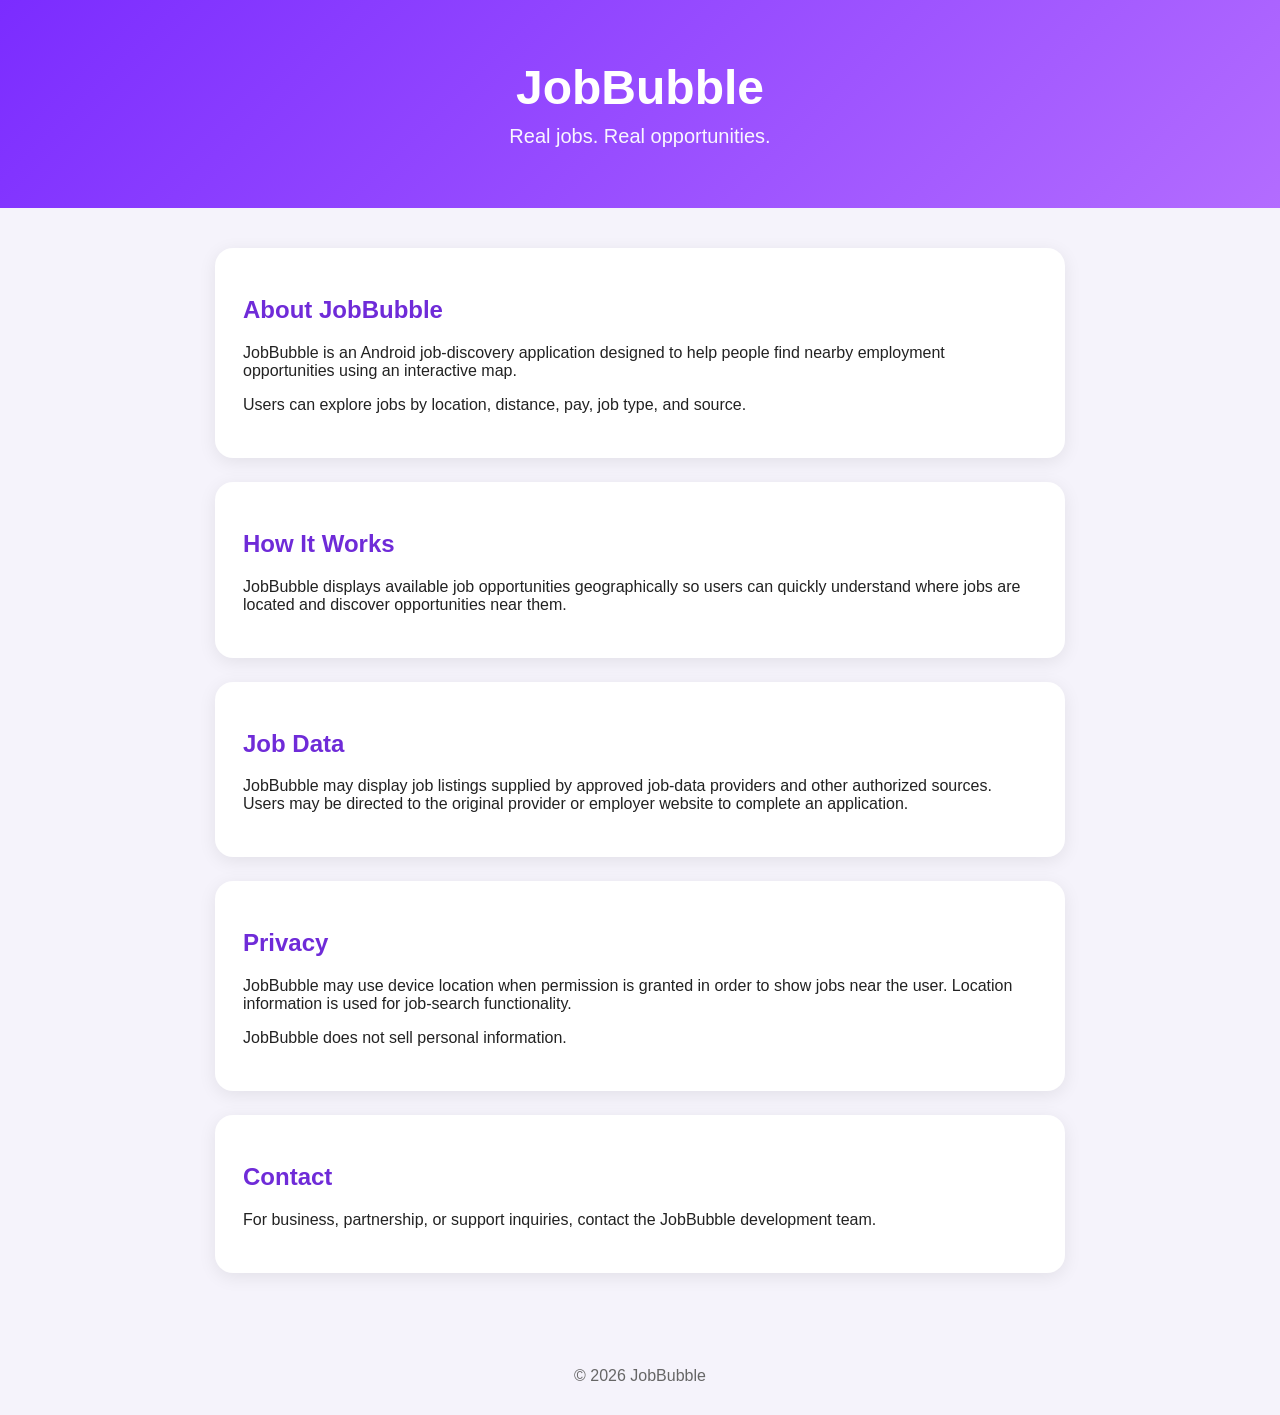
<file: Index.html>
<!DOCTYPE html>
<html lang="en">
<head>
  <meta charset="UTF-8" />
  <meta name="viewport" content="width=device-width, initial-scale=1.0" />
  <title>JobBubble</title>
  <style>
    body {
      margin: 0;
      font-family: Arial, sans-serif;
      background: #f5f3fb;
      color: #222;
    }

    header {
      padding: 60px 20px;
      text-align: center;
      background: linear-gradient(135deg, #7b2cff, #b36cff);
      color: white;
    }

    h1 {
      font-size: 48px;
      margin: 0 0 10px;
    }

    .tagline {
      font-size: 20px;
      opacity: 0.95;
    }

    main {
      max-width: 850px;
      margin: auto;
      padding: 40px 20px;
    }

    section {
      background: white;
      padding: 28px;
      margin-bottom: 24px;
      border-radius: 18px;
      box-shadow: 0 4px 18px rgba(0,0,0,0.08);
    }

    h2 {
      color: #6f2bd8;
    }

    footer {
      text-align: center;
      padding: 30px;
      color: #666;
    }
  </style>
</head>
<body>

<header>
  <h1>JobBubble</h1>
  <div class="tagline">Real jobs. Real opportunities.</div>
</header>

<main>

  <section>
    <h2>About JobBubble</h2>
    <p>
      JobBubble is an Android job-discovery application designed to help
      people find nearby employment opportunities using an interactive map.
    </p>
    <p>
      Users can explore jobs by location, distance, pay, job type, and source.
    </p>
  </section>

  <section>
    <h2>How It Works</h2>
    <p>
      JobBubble displays available job opportunities geographically so users
      can quickly understand where jobs are located and discover opportunities
      near them.
    </p>
  </section>

  <section>
    <h2>Job Data</h2>
    <p>
      JobBubble may display job listings supplied by approved job-data
      providers and other authorized sources. Users may be directed to the
      original provider or employer website to complete an application.
    </p>
  </section>

  <section>
    <h2>Privacy</h2>
    <p>
      JobBubble may use device location when permission is granted in order to
      show jobs near the user. Location information is used for job-search
      functionality.
    </p>
    <p>
      JobBubble does not sell personal information.
    </p>
  </section>

  <section>
    <h2>Contact</h2>
    <p>
      For business, partnership, or support inquiries, contact the JobBubble
      development team.
    </p>
  </section>

</main>

<footer>
  © 2026 JobBubble
</footer>

</body>
</html>
</file>
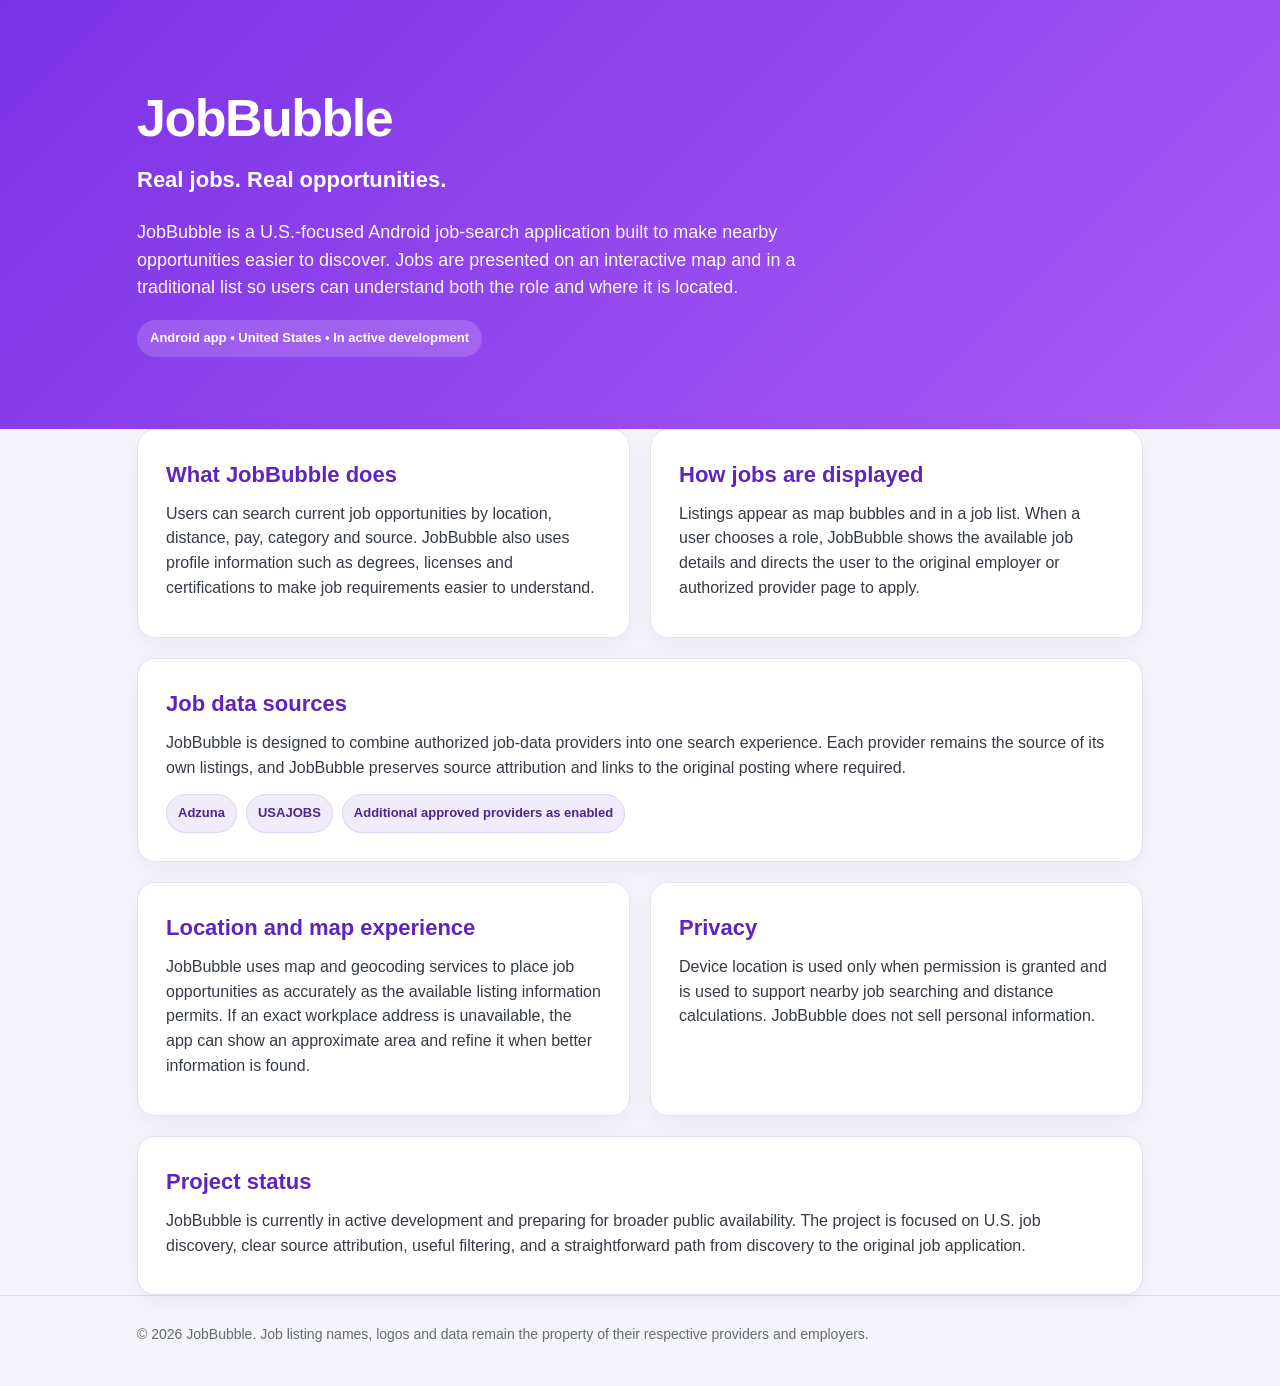
<file: index.html>
<!DOCTYPE html>
<html lang="en">
<head>
  <meta charset="UTF-8" />
  <meta name="viewport" content="width=device-width, initial-scale=1.0" />
  <meta name="description" content="JobBubble is a U.S.-focused Android job search app that helps people discover real job opportunities on an interactive map and job list." />
  <meta name="robots" content="index,follow" />
  <title>JobBubble | Real jobs. Real opportunities.</title>
  <style>
    :root{--purple:#7c32e6;--purple2:#a95cf5;--ink:#1f2430;--muted:#626b78;--surface:#ffffff;--bg:#f6f4fb;--line:#e4dfef}
    *{box-sizing:border-box}
    body{margin:0;font-family:Arial,Helvetica,sans-serif;background:var(--bg);color:var(--ink);line-height:1.55}
    .wrap{max-width:1050px;margin:auto;padding:0 22px}
    header{background:linear-gradient(135deg,var(--purple),var(--purple2));color:#fff;padding:78px 0 72px}
    .brand{font-size:52px;font-weight:800;letter-spacing:-1.5px;margin:0}
    .tagline{font-size:22px;font-weight:700;margin-top:4px}
    .hero-copy{max-width:720px;font-size:18px;margin-top:22px;opacity:.96}
    .badge{display:inline-block;margin-top:18px;padding:8px 13px;border-radius:999px;background:rgba(255,255,255,.16);font-size:13px;font-weight:700}
    main{padding:42px 0 54px}
    .grid{display:grid;grid-template-columns:repeat(2,minmax(0,1fr));gap:20px}
    section{background:var(--surface);padding:28px;border:1px solid var(--line);border-radius:18px;box-shadow:0 7px 24px rgba(42,28,80,.06)}
    section.full{grid-column:1/-1}
    h2{margin:0 0 10px;color:#5f24be;font-size:22px}
    p{margin:8px 0;color:#353b46}
    ul{margin:12px 0 0;padding-left:20px;color:#353b46}
    li{margin:7px 0}
    .sources{display:flex;flex-wrap:wrap;gap:9px;margin-top:14px}
    .source{padding:8px 11px;border-radius:999px;background:#f1ecfb;border:1px solid #dfd1f8;font-size:13px;font-weight:700;color:#4f258f}
    footer{border-top:1px solid var(--line);padding:28px 0 40px;color:var(--muted);font-size:14px}
    a{color:#5f24be}
    @media(max-width:720px){.brand{font-size:42px}.tagline{font-size:19px}.grid{grid-template-columns:1fr}section.full{grid-column:auto}header{padding:58px 0 54px}}
  </style>
</head>
<body>
<header>
  <div class="wrap">
    <h1 class="brand">JobBubble</h1>
    <div class="tagline">Real jobs. Real opportunities.</div>
    <div class="hero-copy">JobBubble is a U.S.-focused Android job-search application built to make nearby opportunities easier to discover. Jobs are presented on an interactive map and in a traditional list so users can understand both the role and where it is located.</div>
    <div class="badge">Android app • United States • In active development</div>
  </div>
</header>

<main class="wrap">
  <div class="grid">
    <section>
      <h2>What JobBubble does</h2>
      <p>Users can search current job opportunities by location, distance, pay, category and source. JobBubble also uses profile information such as degrees, licenses and certifications to make job requirements easier to understand.</p>
    </section>

    <section>
      <h2>How jobs are displayed</h2>
      <p>Listings appear as map bubbles and in a job list. When a user chooses a role, JobBubble shows the available job details and directs the user to the original employer or authorized provider page to apply.</p>
    </section>

    <section class="full">
      <h2>Job data sources</h2>
      <p>JobBubble is designed to combine authorized job-data providers into one search experience. Each provider remains the source of its own listings, and JobBubble preserves source attribution and links to the original posting where required.</p>
      <div class="sources">
        <span class="source">Adzuna</span>
        <span class="source">USAJOBS</span>
        <span class="source">Additional approved providers as enabled</span>
      </div>
    </section>

    <section>
      <h2>Location and map experience</h2>
      <p>JobBubble uses map and geocoding services to place job opportunities as accurately as the available listing information permits. If an exact workplace address is unavailable, the app can show an approximate area and refine it when better information is found.</p>
    </section>

    <section>
      <h2>Privacy</h2>
      <p>Device location is used only when permission is granted and is used to support nearby job searching and distance calculations. JobBubble does not sell personal information.</p>
    </section>

    <section class="full">
      <h2>Project status</h2>
      <p>JobBubble is currently in active development and preparing for broader public availability. The project is focused on U.S. job discovery, clear source attribution, useful filtering, and a straightforward path from discovery to the original job application.</p>
    </section>
  </div>
</main>

<footer>
  <div class="wrap">© 2026 JobBubble. Job listing names, logos and data remain the property of their respective providers and employers.</div>
</footer>
</body>
</html>
</file>
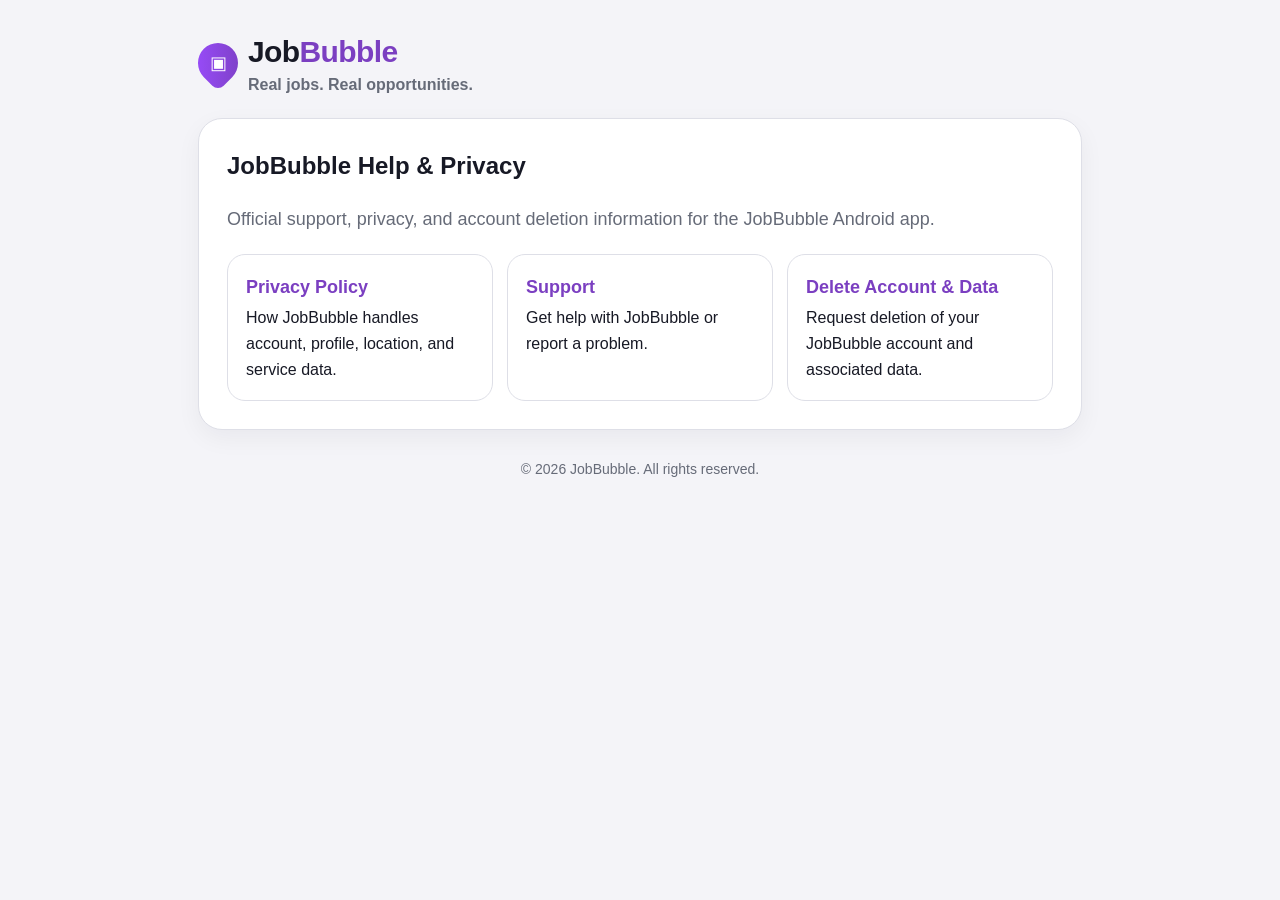
<file: legal-site/index.html>
<!doctype html><html lang="en"><head><meta charset="utf-8"><meta name="viewport" content="width=device-width,initial-scale=1"><title>JobBubble | Support & Privacy</title><meta name="description" content="JobBubble support, privacy policy, and account deletion information."><link rel="stylesheet" href="styles.css"></head><body><main class="wrap"><div class="brand"><div class="pin"><span>▣</span></div><div><div class="brandname">Job<b>Bubble</b></div><div class="tag">Real jobs. Real opportunities.</div></div></div><section class="hero"><h1>JobBubble Help & Privacy</h1><p>Official support, privacy, and account deletion information for the JobBubble Android app.</p><div class="links"><a class="linkcard" href="privacy.html"><strong>Privacy Policy</strong><span>How JobBubble handles account, profile, location, and service data.</span></a><a class="linkcard" href="support.html"><strong>Support</strong><span>Get help with JobBubble or report a problem.</span></a><a class="linkcard" href="delete-account.html"><strong>Delete Account & Data</strong><span>Request deletion of your JobBubble account and associated data.</span></a></div></section><footer>© 2026 JobBubble. All rights reserved.</footer></main></body></html>
</file>
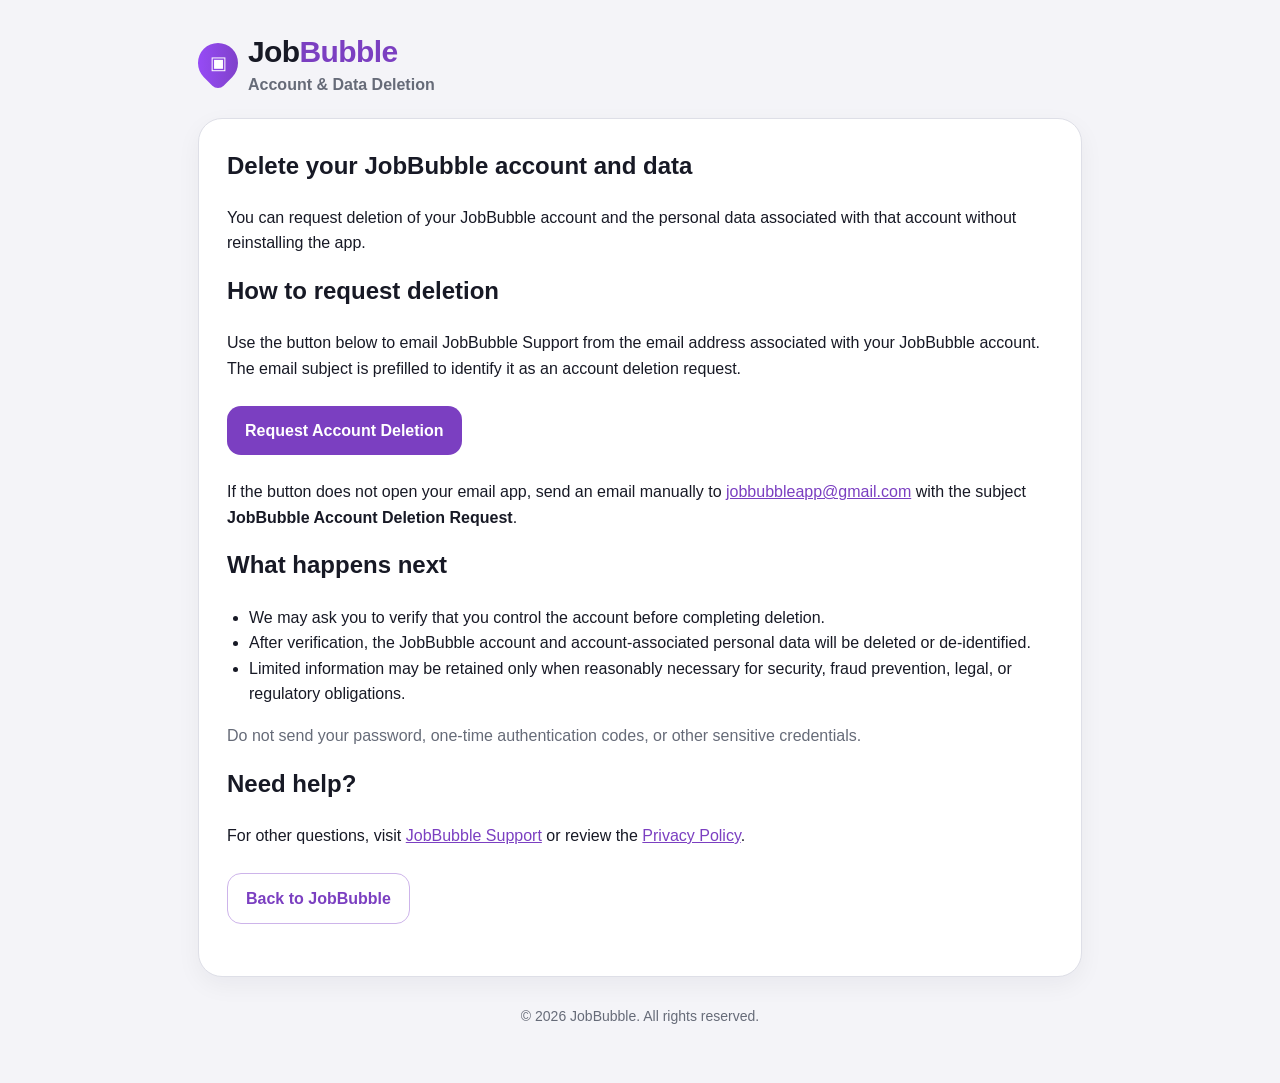
<file: legal-site/delete-account.html>
<!doctype html><html lang="en"><head><meta charset="utf-8"><meta name="viewport" content="width=device-width,initial-scale=1"><title>Delete JobBubble Account & Data</title><meta name="description" content="Request deletion of a JobBubble account and associated data"><link rel="stylesheet" href="styles.css"></head><body><main class="wrap"><div class="brand"><div class="pin"><span>▣</span></div><div><div class="brandname">Job<b>Bubble</b></div><div class="tag">Account & Data Deletion</div></div></div><section class="card"><h1>Delete your JobBubble account and data</h1><p>You can request deletion of your JobBubble account and the personal data associated with that account without reinstalling the app.</p><h2>How to request deletion</h2><p>Use the button below to email JobBubble Support from the email address associated with your JobBubble account. The email subject is prefilled to identify it as an account deletion request.</p><a class="btn" href="mailto:jobbubbleapp@gmail.com?subject=JobBubble%20Account%20Deletion%20Request&body=Please%20delete%20my%20JobBubble%20account%20and%20associated%20data.%0A%0AEmail%20address%20used%20for%20my%20JobBubble%20account%3A%20%0A%0AAdditional%20information%20(if%20needed)%3A%20">Request Account Deletion</a><p>If the button does not open your email app, send an email manually to <a href="mailto:jobbubbleapp@gmail.com">jobbubbleapp@gmail.com</a> with the subject <strong>JobBubble Account Deletion Request</strong>.</p><h2>What happens next</h2><ul><li>We may ask you to verify that you control the account before completing deletion.</li><li>After verification, the JobBubble account and account-associated personal data will be deleted or de-identified.</li><li>Limited information may be retained only when reasonably necessary for security, fraud prevention, legal, or regulatory obligations.</li></ul><p class="muted">Do not send your password, one-time authentication codes, or other sensitive credentials.</p><h2>Need help?</h2><p>For other questions, visit <a href="support.html">JobBubble Support</a> or review the <a href="privacy.html">Privacy Policy</a>.</p><p><a class="btn secondary" href="index.html">Back to JobBubble</a></p></section><footer>© 2026 JobBubble. All rights reserved.</footer></main></body></html>
</file>
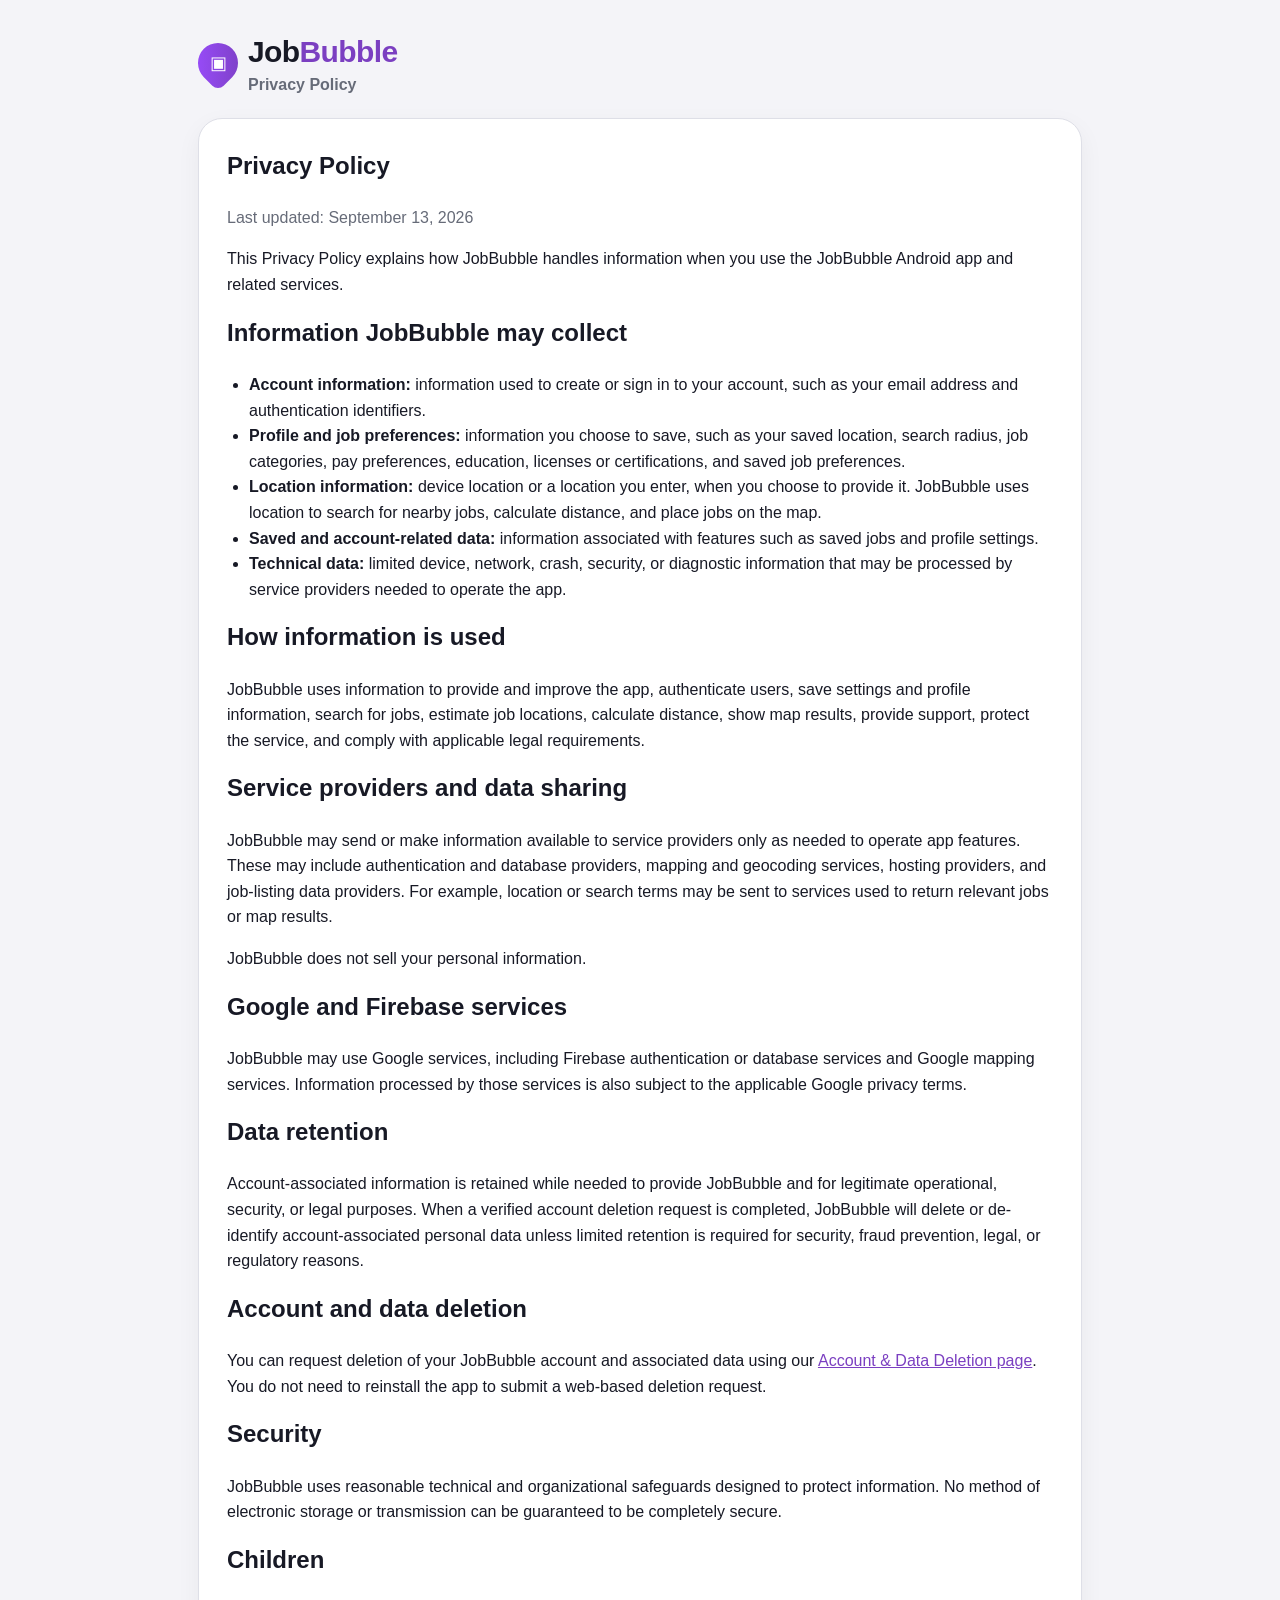
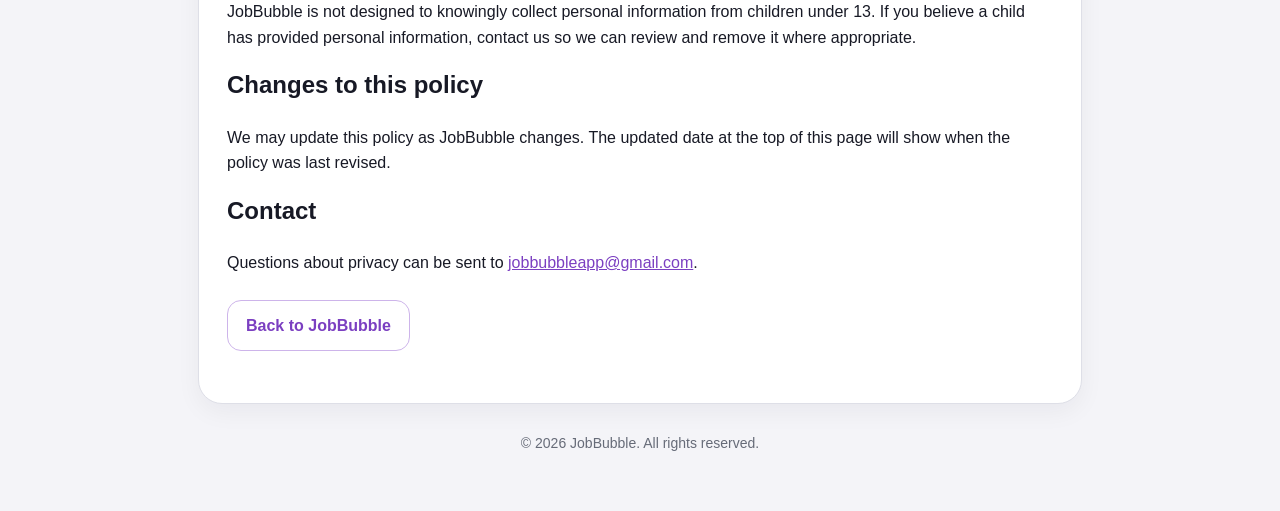
<file: legal-site/privacy.html>
<!doctype html><html lang="en"><head><meta charset="utf-8"><meta name="viewport" content="width=device-width,initial-scale=1"><title>JobBubble Privacy Policy</title><meta name="description" content="JobBubble Privacy Policy"><link rel="stylesheet" href="styles.css"></head><body><main class="wrap"><div class="brand"><div class="pin"><span>▣</span></div><div><div class="brandname">Job<b>Bubble</b></div><div class="tag">Privacy Policy</div></div></div><section class="card"><h1>Privacy Policy</h1><p class="muted">Last updated: September 13, 2026</p><p>This Privacy Policy explains how JobBubble handles information when you use the JobBubble Android app and related services.</p><h2>Information JobBubble may collect</h2><ul><li><strong>Account information:</strong> information used to create or sign in to your account, such as your email address and authentication identifiers.</li><li><strong>Profile and job preferences:</strong> information you choose to save, such as your saved location, search radius, job categories, pay preferences, education, licenses or certifications, and saved job preferences.</li><li><strong>Location information:</strong> device location or a location you enter, when you choose to provide it. JobBubble uses location to search for nearby jobs, calculate distance, and place jobs on the map.</li><li><strong>Saved and account-related data:</strong> information associated with features such as saved jobs and profile settings.</li><li><strong>Technical data:</strong> limited device, network, crash, security, or diagnostic information that may be processed by service providers needed to operate the app.</li></ul><h2>How information is used</h2><p>JobBubble uses information to provide and improve the app, authenticate users, save settings and profile information, search for jobs, estimate job locations, calculate distance, show map results, provide support, protect the service, and comply with applicable legal requirements.</p><h2>Service providers and data sharing</h2><p>JobBubble may send or make information available to service providers only as needed to operate app features. These may include authentication and database providers, mapping and geocoding services, hosting providers, and job-listing data providers. For example, location or search terms may be sent to services used to return relevant jobs or map results.</p><p>JobBubble does not sell your personal information.</p><h2>Google and Firebase services</h2><p>JobBubble may use Google services, including Firebase authentication or database services and Google mapping services. Information processed by those services is also subject to the applicable Google privacy terms.</p><h2>Data retention</h2><p>Account-associated information is retained while needed to provide JobBubble and for legitimate operational, security, or legal purposes. When a verified account deletion request is completed, JobBubble will delete or de-identify account-associated personal data unless limited retention is required for security, fraud prevention, legal, or regulatory reasons.</p><h2>Account and data deletion</h2><p>You can request deletion of your JobBubble account and associated data using our <a href="delete-account.html">Account & Data Deletion page</a>. You do not need to reinstall the app to submit a web-based deletion request.</p><h2>Security</h2><p>JobBubble uses reasonable technical and organizational safeguards designed to protect information. No method of electronic storage or transmission can be guaranteed to be completely secure.</p><h2>Children</h2><p>JobBubble is not designed to knowingly collect personal information from children under 13. If you believe a child has provided personal information, contact us so we can review and remove it where appropriate.</p><h2>Changes to this policy</h2><p>We may update this policy as JobBubble changes. The updated date at the top of this page will show when the policy was last revised.</p><h2>Contact</h2><p>Questions about privacy can be sent to <a href="mailto:jobbubbleapp@gmail.com?subject=JobBubble%20Privacy%20Question">jobbubbleapp@gmail.com</a>.</p><p><a class="btn secondary" href="index.html">Back to JobBubble</a></p></section><footer>© 2026 JobBubble. All rights reserved.</footer></main></body></html>
</file>
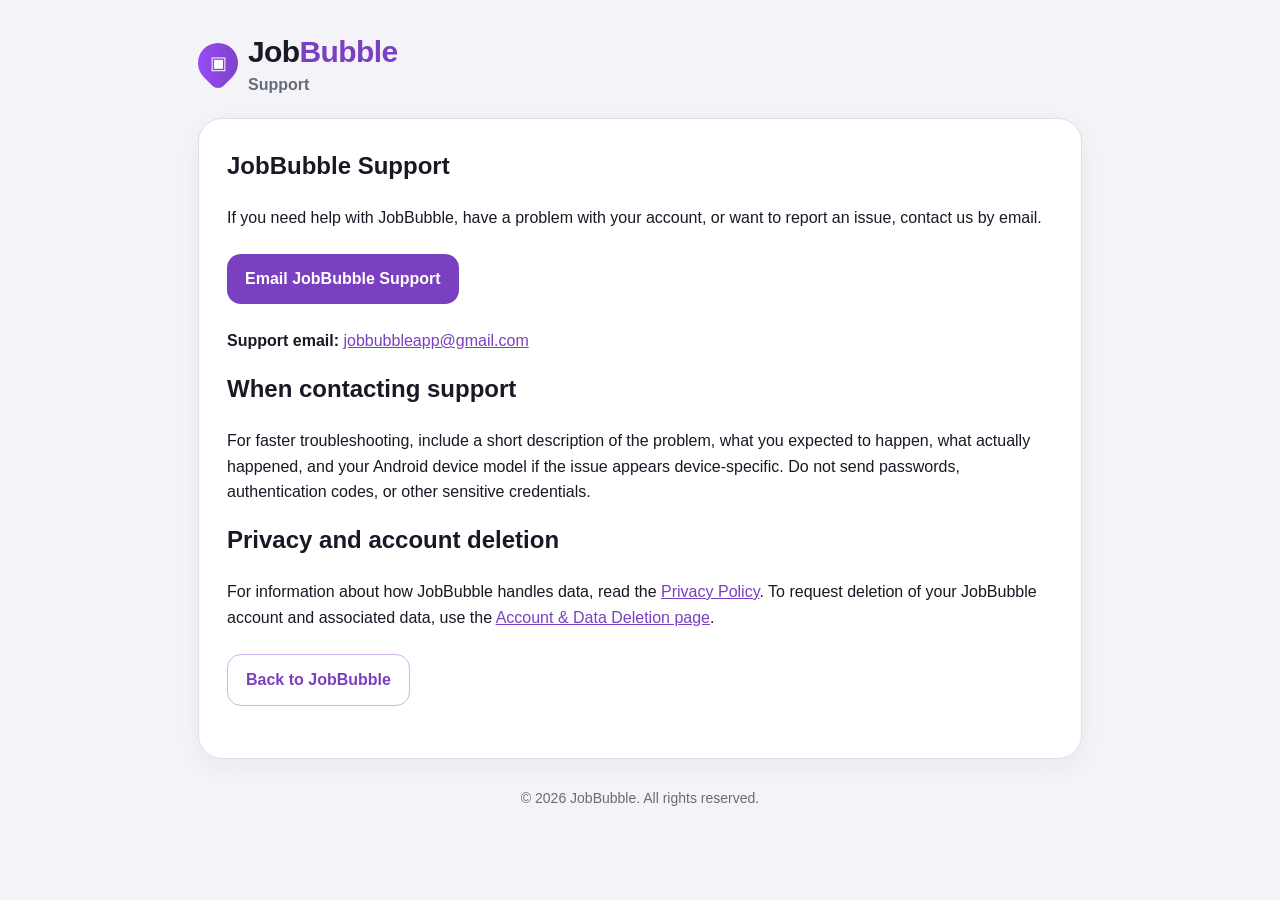
<file: legal-site/support.html>
<!doctype html><html lang="en"><head><meta charset="utf-8"><meta name="viewport" content="width=device-width,initial-scale=1"><title>JobBubble Support</title><meta name="description" content="JobBubble support and contact information"><link rel="stylesheet" href="styles.css"></head><body><main class="wrap"><div class="brand"><div class="pin"><span>▣</span></div><div><div class="brandname">Job<b>Bubble</b></div><div class="tag">Support</div></div></div><section class="card"><h1>JobBubble Support</h1><p>If you need help with JobBubble, have a problem with your account, or want to report an issue, contact us by email.</p><a class="btn" href="mailto:jobbubbleapp@gmail.com?subject=JobBubble%20Support%20Request">Email JobBubble Support</a><p><strong>Support email:</strong> <a href="mailto:jobbubbleapp@gmail.com">jobbubbleapp@gmail.com</a></p><h2>When contacting support</h2><p>For faster troubleshooting, include a short description of the problem, what you expected to happen, what actually happened, and your Android device model if the issue appears device-specific. Do not send passwords, authentication codes, or other sensitive credentials.</p><h2>Privacy and account deletion</h2><p>For information about how JobBubble handles data, read the <a href="privacy.html">Privacy Policy</a>. To request deletion of your JobBubble account and associated data, use the <a href="delete-account.html">Account & Data Deletion page</a>.</p><p><a class="btn secondary" href="index.html">Back to JobBubble</a></p></section><footer>© 2026 JobBubble. All rights reserved.</footer></main></body></html>
</file>
<file: legal-site/styles.css>
:root{--bg:#f4f4f8;--card:#ffffff;--text:#171925;--muted:#666b78;--purple:#7b3fc1;--purple2:#9b4dff;--border:#dedfe7;--green:#0a9b74}*{box-sizing:border-box}body{margin:0;font-family:Arial,Helvetica,sans-serif;background:var(--bg);color:var(--text);line-height:1.6}.wrap{max-width:920px;margin:0 auto;padding:28px 18px 56px}.brand{display:flex;align-items:center;gap:10px;margin-bottom:20px}.pin{width:40px;height:40px;border-radius:50% 50% 50% 8px;transform:rotate(-45deg);background:linear-gradient(135deg,var(--purple2),var(--purple));display:grid;place-items:center}.pin span{transform:rotate(45deg);font-size:18px;color:white}.brandname{font-size:30px;font-weight:800;letter-spacing:-.6px}.brandname b{color:var(--purple)}.tag{color:var(--muted);font-weight:600;margin-top:-4px}.hero,.card{background:var(--card);border:1px solid var(--border);border-radius:24px;padding:28px;box-shadow:0 8px 24px rgba(25,25,40,.05)}.hero h1,.card h1,.card h2{margin-top:0}.hero p{color:var(--muted);font-size:18px}.links{display:grid;grid-template-columns:repeat(auto-fit,minmax(220px,1fr));gap:14px;margin-top:20px}.linkcard{display:block;text-decoration:none;color:var(--text);background:#fff;border:1px solid var(--border);border-radius:18px;padding:18px;transition:.15s}.linkcard:hover{transform:translateY(-1px);border-color:#cdb4ea}.linkcard strong{display:block;color:var(--purple);font-size:18px;margin-bottom:4px}.card{margin-top:18px}.btn{display:inline-block;background:var(--purple);color:white;text-decoration:none;font-weight:700;padding:12px 18px;border-radius:14px;margin:8px 8px 8px 0}.btn.secondary{background:white;color:var(--purple);border:1px solid #cdb4ea}.muted{color:var(--muted)}ul{padding-left:22px}a{color:var(--purple)}footer{color:var(--muted);font-size:14px;text-align:center;margin-top:28px}@media(max-width:560px){.wrap{padding:18px 12px 40px}.hero,.card{padding:20px;border-radius:20px}.brandname{font-size:26px}.hero h1{font-size:28px}}
</file>
